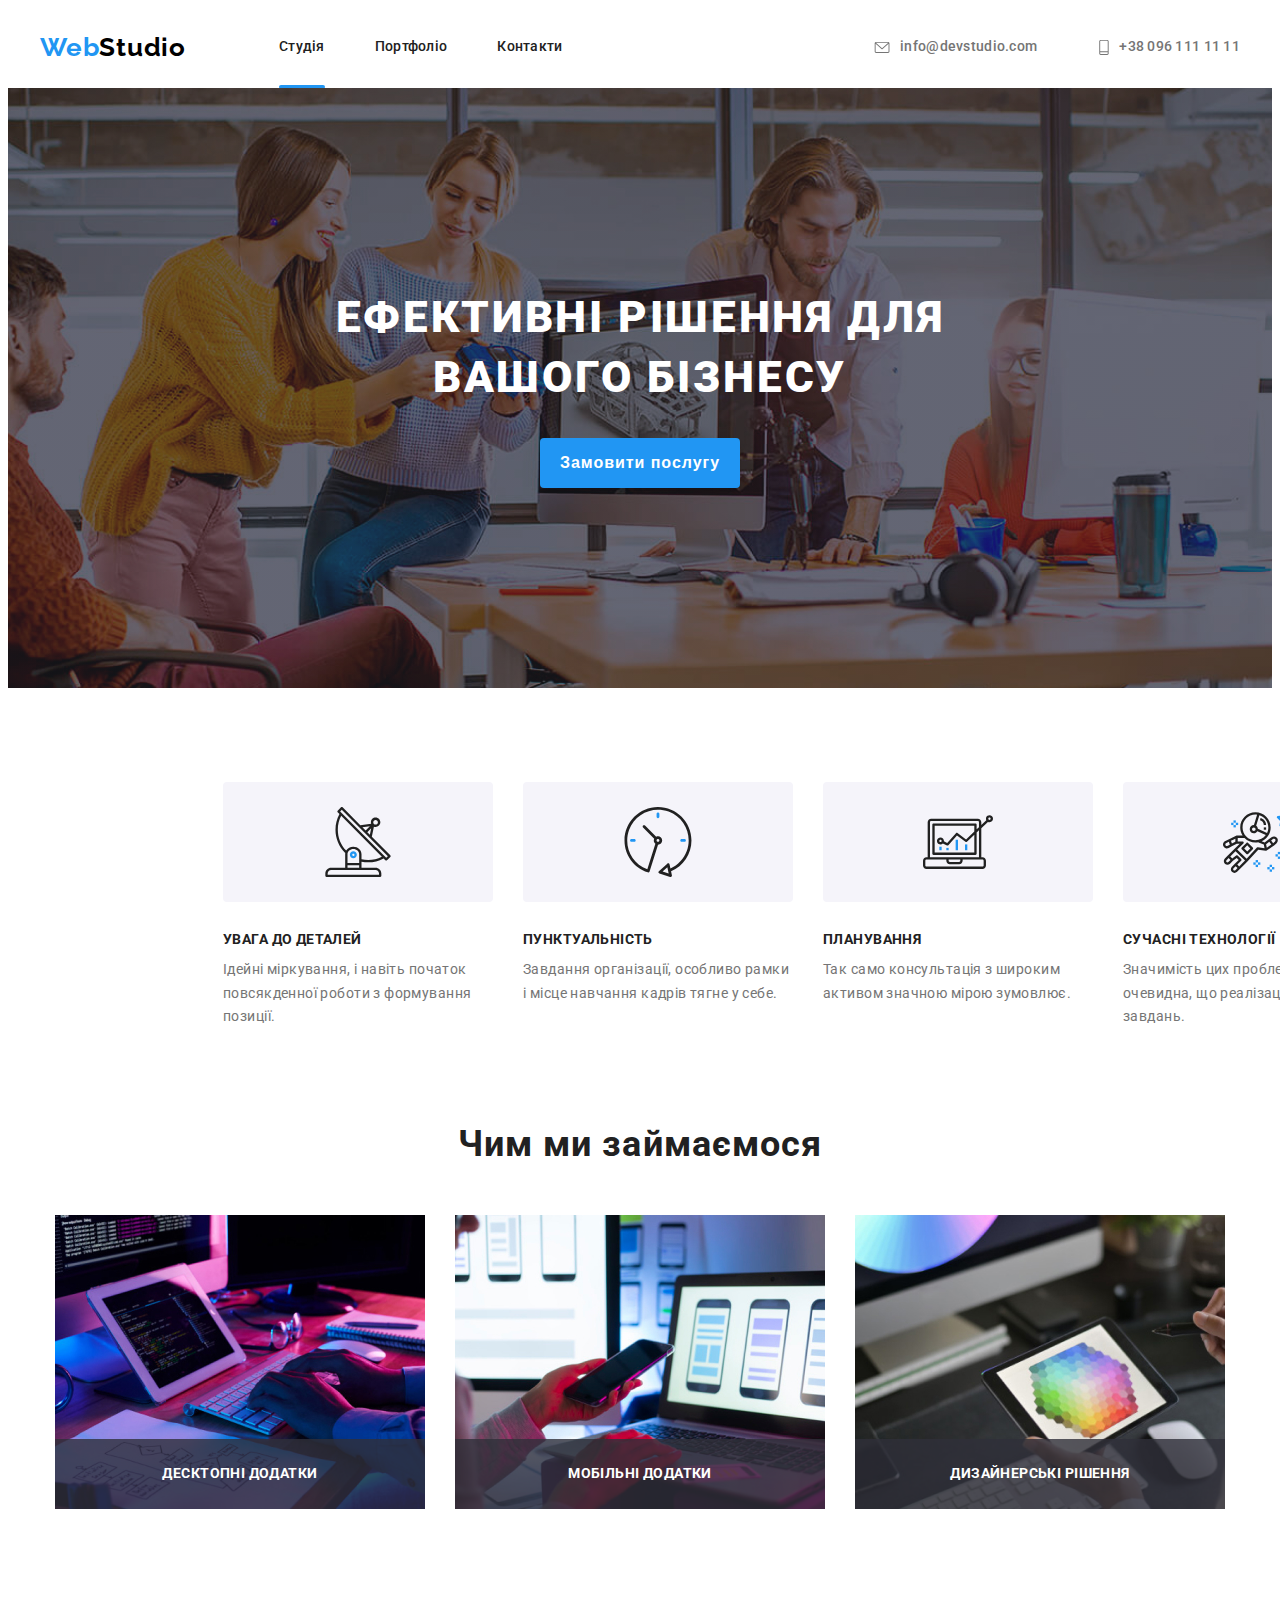
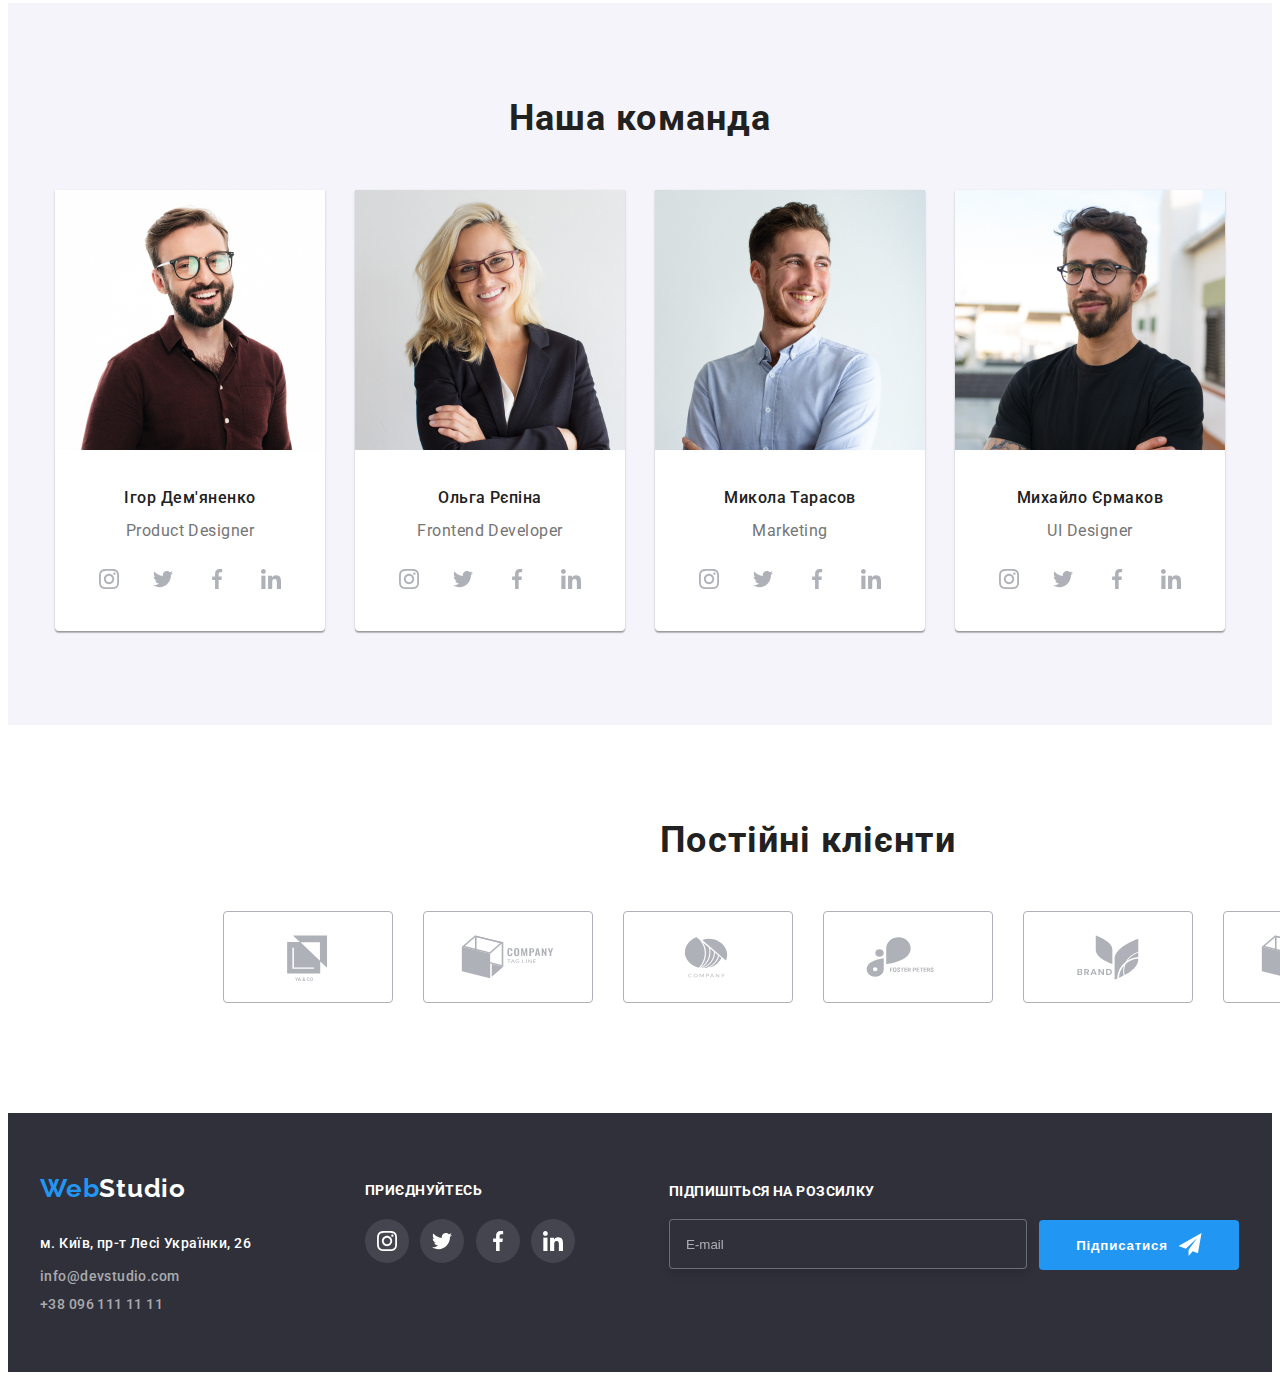
<file: index.html>
<!DOCTYPE html>
<html lang="uk">
  <head>
    <meta charset="UTF-8"/>
    <meta http-equiv="X-UA-Compatible" content="IE=edge">
    <meta name="viewport" content="width=device-width, initial-scale=1.0">
    <title>goit-markup-hw-1</title>
    <link rel="stylesheet" href="https://cdnjs.cloudflare.com/ajax/libs/modern-normalize/1.1.0/modern-normalize.min.css" integrity="sha512-wpPYUAdjBVSE4KJnH1VR1HeZfpl1ub8YT/NKx4PuQ5NmX2tKuGu6U/JRp5y+Y8XG2tV+wKQpNHVUX03MfMFn9Q==" crossorigin="anonymous" referrerpolicy="no-referrer" />
    <link rel="preconnect" href="https://fonts.googleapis.com">
    <link rel="preconnect" href="https://fonts.gstatic.com" crossorigin>
    <link href="https://fonts.googleapis.com/css2?family=Raleway:wght@700&family=Roboto:ital,wght@0,400;0,500;0,700;0,900;1,900&display=swap" rel="stylesheet">
    <link rel="stylesheet" href="./css/styles.css">
    
</head>
<!--header-->
<body>

<header>
  <div class="header">
    <a class="logo" href=""><span class="logo-blue-footer">Web</span>Studio</a>
    </nav>

       <ul id="nav-header" class="navigation-header">
       <li><a class="nav-header studio" href="">Студія</a></li>
       <li><a class="nav-header" target="_self" href="./portfolio.html">Портфоліо</a></li>
       <li><a class="nav-header contacts" href="">Контакти</a></li>
      </ul>
    </nav>

   <div class="container-contact-header">
   <a class="contact-header" href="mailto:info@devstudio.com">
    <svg class="contact-icon" width="16" height="12">
     <use href="./images/symbol-defs.svg#icon-envelope">
     </use>
    </svg>info@devstudio.com</a>

   <a class="contact-header" href="tel:+380961111111">
    <svg class="contact-icon" width="10" height="16">
    <use href="./images/symbol-defs.svg#icon-telephone">
    </use>
   </svg>+38 096 111 11 11</a>
   
   </div>
 
  </div>
</header>

<!--Main of index-->
<main>
  <section class="hero-container">
  <div class="hero">
    <h1 class="moto">
        Ефективні рішення для вашого бізнесу
    </h1>
    <div class="container-command-service-btn">
      <button class="command-service-btn"  type="button" data-modal-open>Замовити послугу</button>
    </div>
  </div>
    </section>

    
<!--Characteristics-->

<section class="section">
  <div class="list-quality-container">
    <h2 style="display: none;">Characteristics</h2>
     <ul class="list-bullets-none list-quality-flex">
      <li class="quality-item">
        <div class="quality-icon-space">
          <div class="quality-icon">
          <svg width="70" height="70" >
            <use  href="./images/symbol-defs.svg#icon-antenna"></use>
          </svg>
          </div>
        </div>
        <h3 class="quality-title">УВАГА ДО ДЕТАЛЕЙ</h3>
        <p class="quality-definition">Ідейні міркування, і навіть початок повсякденної роботи з формування позиції.</p>
      </li>
      <li class="quality-item">
        <div class="quality-icon-space">
          <svg width="70" height="70" class="quality-icon">
            <use  href="./images/symbol-defs.svg#icon-clock">
            </use>
          </svg>
        </div>
        <h3 class="quality-title">ПУНКТУАЛЬНІСТЬ</h3>
        <p class="quality-definition">Завдання організації, особливо рамки і місце навчання кадрів тягне у себе.</p>
      </li>
      <li class="quality-item">
        <div class="quality-icon-space">
          <svg width="70" height="70" class="quality-icon">
            <use  href="./images/symbol-defs.svg#icon-diagram">
            </use>
          </svg>
        </div>
        <h3 class="quality-title">ПЛАНУВАННЯ</h3>
        <p class="quality-definition">Так само консультація з широким активом значною мірою зумовлює.</p>
      </li>
      <li class="quality-item antenna-last">
        <div class="quality-icon-space">
          <svg width="70" height="70" class="quality-icon">
            <use  href="./images/symbol-defs.svg#icon-astronaut">
            </use>
          </svg>
        </div>
        <h3 class="quality-title">СУЧАСНІ ТЕХНОЛОГІЇ</h3>
        <p class="quality-definition">Значимість цих проблем настільки очевидна, що реалізація планових завдань.</p>
    </li>
     </ul>
  </div>
 </section>

<!--Occupation-->


  <section class="section-occupation">
    <div class="list-quality-container">
    <h2 class="headings">Чим ми займаємося</h2>
       <ul class="list-bullets-none img-activity" >

       <li class="occupation-item-container">
        <img src="./images/img-1.jpg" alt="людина друкує на клавіатурі" width="370"/>
        <div class="service-label">
          <h3 class="occupation-name">Десктопні додатки</h3>
        </div>
       </li>

       <li class="occupation-item-container">
        <img src="./images/img-2.jpg" alt="людина тримає телефон і дивиться на телефони на ком'ютері" width="370"/>
        <div class="service-label">
          <h3 class="occupation-name">Мобільні додатки</h3>
      </li>

       <li class="occupation-item-container"><img src="./images/img-3.jpg" alt="людина працює стілусом на планшетці" width="370"/>
        <div class="service-label">
        <h3 class="occupation-name">Дизайнерські рішення</h3>
      </li>


     </ul>
    </div>
  </section>

<!--Team-->

  <section class="list-container-team" >
    <div class="list-quality-container">
      <h2 class="headings">Наша команда</h2>

        <ul class="list-bullets-none team-items-container">
        <li class="team-item"><img src="./images/img-4.jpg" alt="фото Ігора Дем'яненка" width="270"/>
          <div class="team-card"><h3 class="team-name">Ігор Дем'яненко</h3><p class="team-function">Product Designer</p>
        
    
          <ul class="social-list list-bullets-none">
            <li class="social-item">
             <a class="icon-space" href="#">
              <svg class="icon" width="20" height="20">
               <use href="./images/symbol-defs.svg#icon-instagram-2">
               </use>
              </svg>
             </a>
            </li>
            <li class="social-item" >
              <a class="icon-space" href="#">
               <svg class="icon" width="20" height="20">
                <use href="./images/symbol-defs.svg#icon-twitter">
                </use>
               </svg>
              </a>
             </li>
             <li class="social-item">
              <a class="icon-space" href="#">
               <svg class="icon" width="20" height="20">
                <use href="./images/symbol-defs.svg#icon-facebook">
                </use>
               </svg>
              </a>
             </li>
             <li class="social-item" >
              <a class="icon-space" href="#">
                <svg class="icon" width="20" height="20">
                <use href="./images/symbol-defs.svg#icon-linkedin-1">
                </use>
              </svg>
              </a>
             </li>
          </ul>
      

          </div>
        </li>
        <li class="team-item"><img src="./images/img-5.jpg" alt="фото Ольги Рєпіної" width="270"/>
          <div class="team-card"><h3 class="team-name">Ольга Рєпіна</h3> <p class="team-function">Frontend Developer</p>
            <div class="media-space">
              <ul class="social-list list-bullets-none">

                <li class="social-item">
                 <a class="icon-space" href="#">
                  <svg class="icon" width="20" height="20">
                   <use href="./images/symbol-defs.svg#icon-instagram-2">
                   </use>
                  </svg>
                 </a>
                </li>
                
                 <li class="social-item" >
                  <a class="icon-space" href="#">
                   <svg class="icon" width="20" height="20">
                    <use href="./images/symbol-defs.svg#icon-twitter">
                    </use>
                   </svg>
                  </a>
                 </li>
                 <li class="social-item">
                  <a class="icon-space" href="#">
                   <svg class="icon" width="20" height="20">
                    <use href="./images/symbol-defs.svg#icon-facebook">
                    </use>
                   </svg>
                  </a>
                 </li>
                 <li class="social-item" >
                  <a class="icon-space" href="#">
                    <svg class="icon" width="20" height="20">
                    <use href="./images/symbol-defs.svg#icon-linkedin-1">
                    </use>
                  </svg>
                  </a>
                 </li>
              </ul>
              
            </div>
          </div>
        </li>
        <li class="team-item"><img src="./images/img-6.jpg" alt="фото Миколи Тарасова" width="270"/>
          <div class="team-card"><h3 class="team-name">Микола Тарасов</h3> <p class="team-function">Marketing</p>
            <div class="antenna">
              <ul class="social-list list-bullets-none">

                <li class="social-item">
                 <a class="icon-space" href="#">
                  <svg class="icon" width="20" height="20">
                   <use href="./images/symbol-defs.svg#icon-instagram-2">
                   </use>
                  </svg>
                 </a>
                </li>
                
                 <li class="social-item" >
                  <a class="icon-space" href="#">
                   <svg class="icon" width="20" height="20">
                    <use href="./images/symbol-defs.svg#icon-twitter">
                    </use>
                   </svg>
                  </a>
                 </li>
                 <li class="social-item">
                  <a class="icon-space" href="#">
                   <svg class="icon" width="20" height="20">
                    <use href="./images/symbol-defs.svg#icon-facebook">
                    </use>
                   </svg>
                  </a>
                 </li>
                 <li class="social-item" >
                  <a class="icon-space" href="#">
                    <svg class="icon" width="20" height="20">
                    <use href="./images/symbol-defs.svg#icon-linkedin-1">
                    </use>
                  </svg>
                  </a>
                 </li>
              </ul>
              
            </div>
          </div>
        </li>
        <li class="team-item"><img src="./images/img-7.jpg" alt="Михайла Єрмакова" width="270"/>
          <div class="team-card"><h3 class="team-name">Михайло Єрмаков</h3> <p class="team-function">UI Designer</p>
            <div class="media-space">
              <ul class="social-list list-bullets-none">

                <li class="social-item">
                 <a class="icon-space" href="#">
                  <svg class="icon" width="20" height="20">
                   <use href="./images/symbol-defs.svg#icon-instagram-2">
                   </use>
                  </svg>
                 </a>
                </li>
                
                 <li class="social-item" >
                  <a class="icon-space" href="#">
                   <svg class="icon" width="20" height="20">
                    <use href="./images/symbol-defs.svg#icon-twitter">
                    </use>
                   </svg>
                  </a>
                 </li>
                 <li class="social-item">
                  <a class="icon-space" href="#">
                   <svg class="icon" width="20" height="20">
                    <use href="./images/symbol-defs.svg#icon-facebook">
                    </use>
                   </svg>
                  </a>
                 </li>
                 <li class="social-item" >
                  <a class="icon-space" href="#">
                    <svg class="icon" width="20" height="20">
                    <use href="./images/symbol-defs.svg#icon-linkedin-1">
                    </use>
                  </svg>
                  </a>
                 </li>
              </ul>
              
            </div>
          </div>
      </li>
    </div> 
    </ul> 
  </section>

  <!-- Our clients-->

  <section class="section">
    <div class="list-quality-container">
      <h2 class="headings">Постійні клієнти</h2>
      <ul class="list-bullets-none clients-logo-list">

        <li class="clients-logo-block">
         <a class="clients-logo-space" href="#">
          <svg class="clients-logo" width="106" height="60">
            <use href="./images/symbol-defs.svg#icon-Logo-YaCo">
            </use>
          </svg>
        </a>
        </li>
        <li class="clients-logo-block">
          <a class="clients-logo-space" href="#">
            <svg class="clients-logo" width="106" height="60">
              <use href="./images/symbol-defs.svg#icon-Logo-TagLine">
              </use>
            </svg>
          </a>
        </li>
        <li class="clients-logo-block">
          <a class="clients-logo-space" href="#">
            <svg class="clients-logo" width="106" height="60">
              <use href="./images/symbol-defs.svg#icon-Logo-Company">
              </use>
            </svg>
          </a>
        </li>
        <li class="clients-logo-block">
          <a class="clients-logo-space" href="#">
            <svg class="clients-logo" width="106" height="60">
              <use href="./images/symbol-defs.svg#icon-Logo-FosterPeters">
              </use>
            </svg>
          </a>
        </li>
        <li class="clients-logo-block">
          <a class="clients-logo-space" href="#">
            <svg class="clients-logo" width="106" height="60">
              <use href="./images/symbol-defs.svg#icon-Logo-Brand">
              </use>
            </svg>
          </a>
        </li>
        <li class="clients-logo-block">
          <a class="clients-logo-space" href="#">
            <svg class="clients-logo" width="106" height="60">
              <use href="./images/symbol-defs.svg#icon-Logo-TagLine">
              </use>
            </svg>
          </a>
        </li>
      </ul>

    </div>
  </section>

</main>  
<!--footer-->
<footer>
  
  <div class="footer-container">
    <div class="footer-company-contacts">
    <a class="logo-bottom" href=""><span class="logo-blue-footer">Web</span>Studio</a>
       <address class="continer-contacts-bottom">
         <p class="address-footer">м. Київ, пр-т Лесі Українки, 26</p>
         <a class="contacts-footer" href="mailto:info@devstudio.com">info@devstudio.com</a>
         <a class="contacts-footer telephone" href="tel:+380961111111">+38 096 111 11 11</a>
       </address>
    </div>   
      <div class="footer-links">
      <h3 class="call-to-action">приєднуйтесь</h3>
      <ul class="social-list list-bullets-none">
      
        <li class="social-item">
          <a class="icon-space-footer" href="#">
            <svg class="icon" width="20" height="20">
              <use href="./images/symbol-defs.svg#icon-instagram-2">
              </use>
            </svg>
          </a>
        </li>
        
        <li class="social-item">
          <a class="icon-space-footer" href="#">
            <svg class="icon" width="20" height="20">
              <use href="./images/symbol-defs.svg#icon-twitter">
              </use>
            </svg>
          </a>
        </li><li class="social-item">
          <a class="icon-space-footer" href="#">
            <svg class="icon" width="20" height="20">
              <use href="./images/symbol-defs.svg#icon-facebook">
              </use>
            </svg>
          </a>
        </li>
        
        <li class="social-item">
          <a class="icon-space-footer" href="#">
            <svg class="icon" width="20" height="20">
              <use href="./images/symbol-defs.svg#icon-linkedin-1">
              </use>
            </svg>
          </a>
        </li>
      </ul>
    </div>
    <form class="email-subscription-form">
      <label for="email-subscription">Підпишіться на розсилку</label>
        <input class="email-subscription-text" type="email" id="email-subscription" name="email" placeholder="E-mail"/>
    </form>     
        <button class="submit-button" type="submit">Підписатися
          <svg class="icon-send" width="24" height="24">
           <use href="./images/symbol-defs.svg#icon-icon-send">
           </use>
         </svg></button>
    </div>

    
    
    
</footer>

<!--Modal-->
<div class="backdrop is-hidden" data-modal>
  <div class="modal">
    <button class="close-icon-space" type="button" data-modal-close>
      <svg class="close-icon" width="11" height="11">
        <use href="./images/symbol-defs.svg#icon-close-icon">
        </use>
      </svg>
    </button>

    <form class="modal-form">
    <p class="modal-form-title">Залиште свої дані, ми вам передзвонимо</p>

    <div class="form-field">
      <label class="user-label" for="user-name">Ім'я</label>
      <input class="user-input user-input-text" type="text" name="user-name" id="user-name" placeholder=" ">
        <span><svg class="icon-modal" width="18" height="18"><use href="./images/symbol-defs.svg#icon-person-black">
        </use>
      </svg>
    </span>
    </div>

    <div class="form-field">
      <label for="user-tel">Телефон</label>
      <input class="user-input user-input-text" type="tel" name="user-tel" id="user-tel" placeholder=" ">
      <span ><svg class="icon-modal" width="18" height="18">
          <use href="./images/symbol-defs.svg#icon-phone-black">
          </use>
        </svg>
      </span>
    </div>

  
    <div class="form-field">
      <label for="user-email">Пошта</label>
      <input class="user-input user-input-text" type="email" name="user-email" id="user-email" placeholder=" ">
      <span ><svg class="icon-modal" width="18" height="18">
          <use href="./images/symbol-defs.svg#icon-email-black"></use>
          </svg></span>
        
    </div>

    <div class="form-field">
          <label for="feedback">Коментар</label>
          <textarea id="feedback" name="feedback" rows="4" placeholder="Введіть текст..."></textarea>
    </div>

    
      
    <label class="form-field-checbox" for="email-subscription-agreement">
      <input class="checkbox" type="checkbox" name="email-subscription-agreement" value="email-subscription-agreement" id="email-subscription-agreement" placeholder=" ">
        <svg class="icon-check" width="16" height="15"><use href="./images/symbol-defs.svg#icon-check"></use>
          <p>Погоджуюся з розсилкою та приймаю</p><span>Умови договору</span>
              </svg>
            </label>
    
    

    <button type="submit" class="submit-service-btn">Відправити</button>  
    </form>
    
   </div>
    
  </div>



<script src="./js/modal.js"></script>
</body>
</html>
</file>
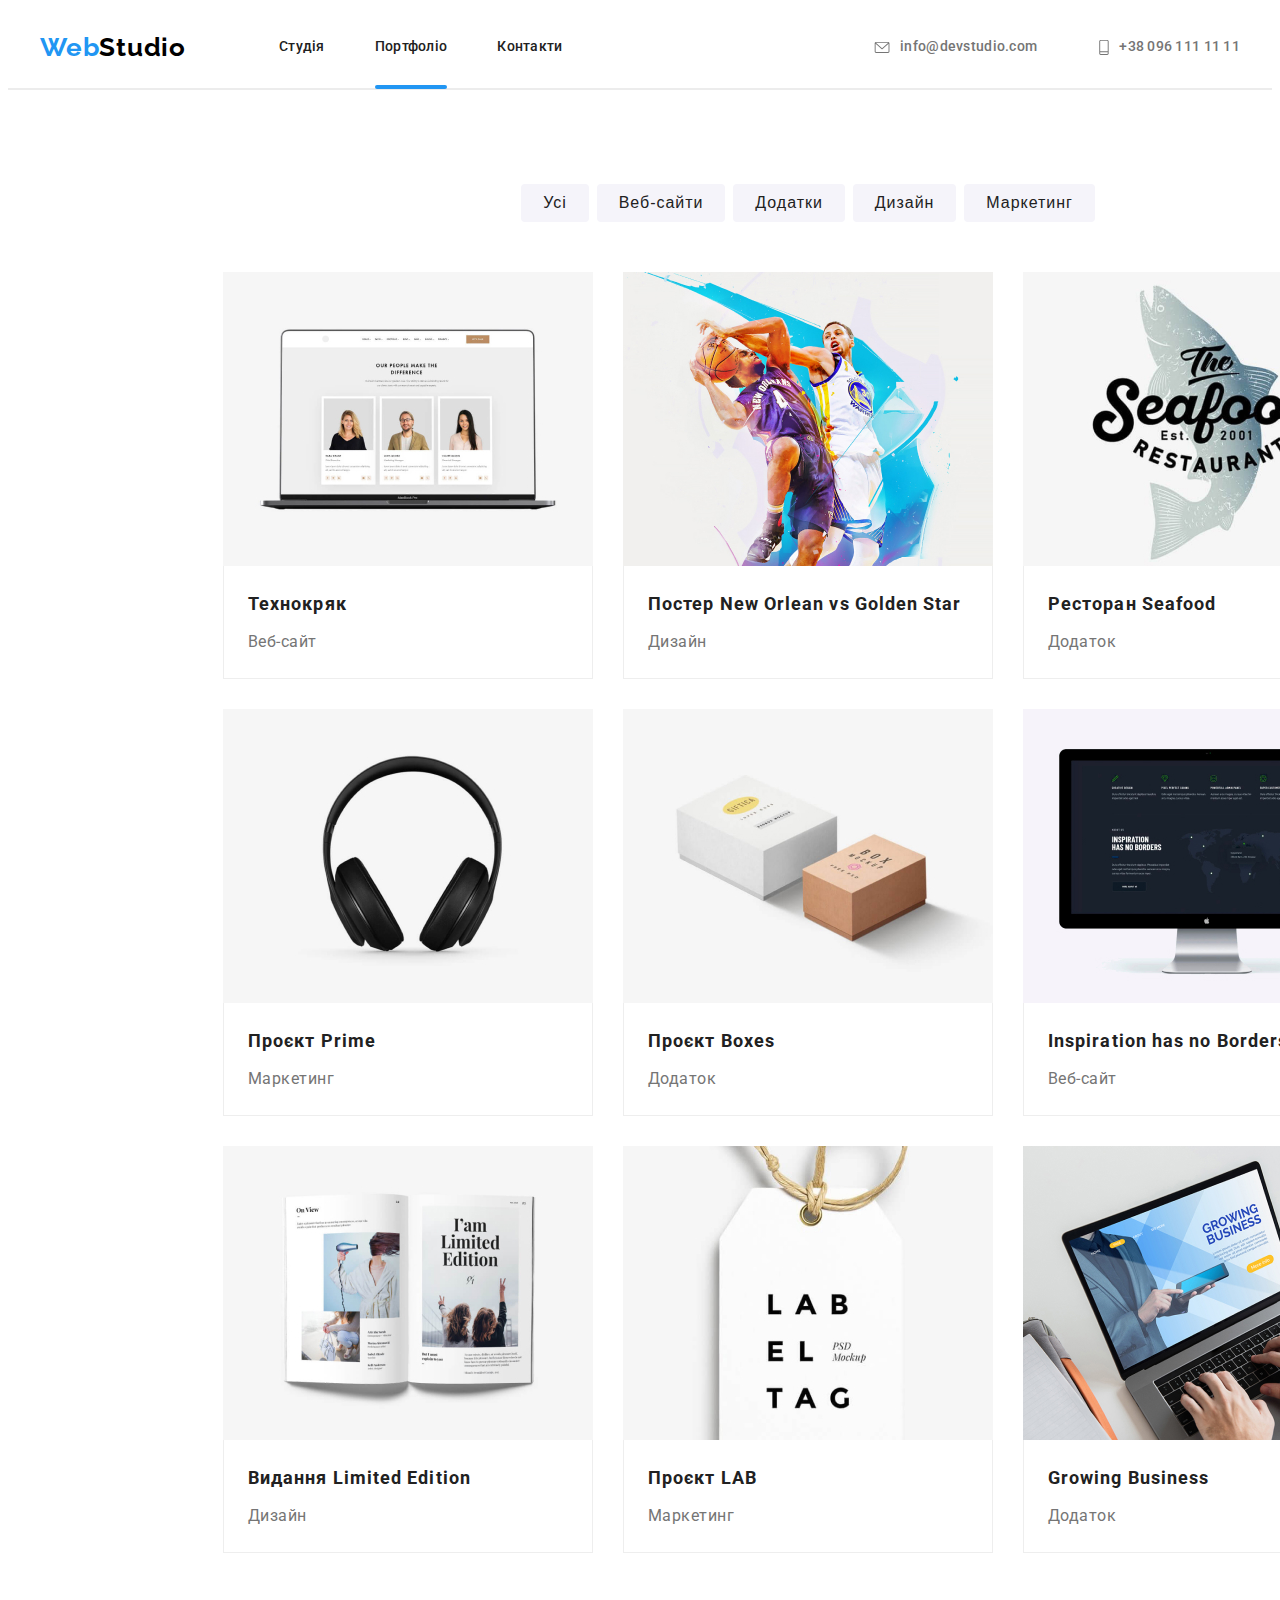
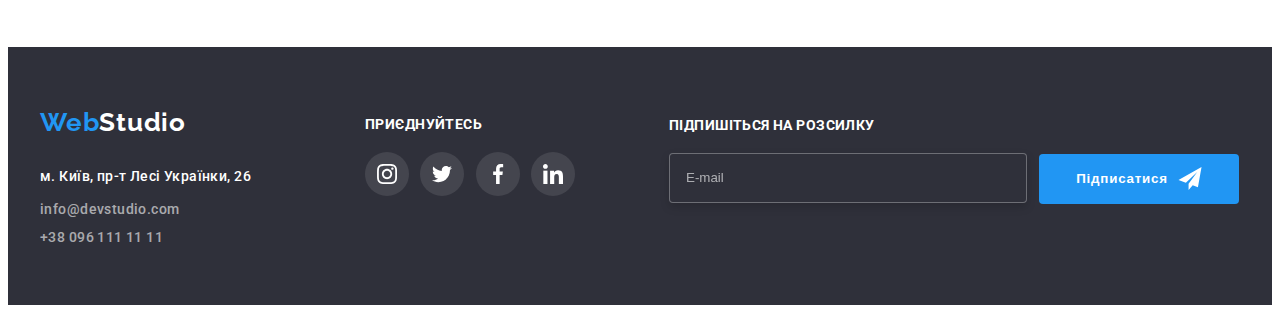
<file: portfolio.html>
<!DOCTYPE html>
<html lang="uk">
<head>
    <meta charset="UTF-8">
    <meta http-equiv="X-UA-Compatible" content="IE=edge">
    <meta name="viewport" content="width=device-width, initial-scale=1.0">
    <title>Портфоліо</title>
    <link rel="stylesheet" href="https://cdnjs.cloudflare.com/ajax/libs/modern-normalize/1.1.0/modern-normalize.min.css" integrity="sha512-wpPYUAdjBVSE4KJnH1VR1HeZfpl1ub8YT/NKx4PuQ5NmX2tKuGu6U/JRp5y+Y8XG2tV+wKQpNHVUX03MfMFn9Q==" crossorigin="anonymous" referrerpolicy="no-referrer" />
    <link rel="preconnect" href="https://fonts.googleapis.com">
    <link rel="preconnect" href="https://fonts.gstatic.com">
    <link href="https://fonts.googleapis.com/css2?family=Raleway:wght@700&family=Roboto:wght@400;500;700&display=swap" rel="stylesheet">
    <link rel="stylesheet" href="./css/styles.css">
    
</head>
<!--header-->
<body>

  <header>
    <div class="header">
      <a class="logo" href=""><span class="logo-blue-footer">Web</span>Studio</a>
      </nav>
        
      <ul id="nav-header" class="navigation-header">
        <li><a class="nav-header" target="_self" href="./index.html" href="">Студія</a></li>
        <li><a class="nav-header portfolio" >Портфоліо</a></li>
        <li><a class="nav-header" href="">Контакти</a></li>
      </ul>
      </nav>

      <div class="container-contact-header">   
        <a class="contact-header" href="mailto:info@devstudio.com">
          <svg class="contact-icon" width="16" height="12">
            <use href="./images/symbol-defs.svg#icon-envelope">
            </use>
          </svg>info@devstudio.com</a>
      
        <a class="contact-header" href="tel:+380961111111">
          <svg class="contact-icon" width="10" height="16">
            <use href="./images/symbol-defs.svg#icon-telephone">
            </use>
          </svg>+38 096 111 11 11</a>
      
      </div>
    </div>
  </header>
 <!--main Портфоліо-->

<main>
  <div class="header-line"></div>
  <section class="section">

    <div class="list-quality-container">
        <h2 style='display: none;'>кнопки меню</h2>
        <ul  class="container-btn-menu">
          <li><button class="btn-menu" type="button">Усі</button></li>
          <li><button class="btn-menu" type="button">Веб-сайти</button></li>
          <li><button class="btn-menu" type="button">Додатки</button></li>
          <li><button class="btn-menu" type="button">Дизайн</button></li>
          <li><button class="btn-menu" type="button">Маркетинг</button></li>
        </ul>
      <div class="portfolio-img-content">
        <h2 class="portfolio" style="display: none;">Portfolio</h2>
          <ul class="portfolio-list">

        <div class="portfolio-card">
          <li class="container-item-portfolio">
            <div class="portfolio-image">
            <img class="our team" src="./images/img-8.jpg" alt="Наш персонал" width="370">
            <div class="portfolio-overlay">
              <p>Ресурс пропонує комплексні пропозиції з різним рівнем функціоналу та сервісів. Все це дозволить відвідувачу отримати
              вичерпні відомості про компанію чи приватну особу.</p>

            
            
            </div>
            </div>
            <div class="general-portfolio">
            <h3 class="title-portfolio">Технокряк</h3>
            <h4 class="subtitle-portfolio">Веб-сайт</h4>
            </div>
          </li>
        </div>

        <div class="portfolio-card">
          <li class="container-item-portfolio">
            <img src="./images/img-9.jpg" alt="плакат Нью-Орлеан проти Голден Стар" width="370">
            <div class="general-portfolio">
            <h3 class="title-portfolio">Постер New Orlean vs Golden Star</h3>
            <h4 class="subtitle-portfolio">Дизайн</h4>
           </div>
          </li>
        </div>

          <div class="portfolio-card">
          <li class="container-item-portfolio">
            <img src="./images/img-10.jpg" alt="Ресторан Сіфуд" width="370">
            <div class="general-portfolio">
            <h3 class="title-portfolio">Ресторан Seafood</h3>
            <h4 class="subtitle-portfolio">Додаток</h4>
            </div>
          </li></div>
          <div class="portfolio-card">
          <li class="container-item-portfolio">
            <img src="./images/img-11.jpg" alt="" width="370">
            <div class="general-portfolio">
            <h3 class="title-portfolio">Проєкт Prime</h3>
            <h4 class="subtitle-portfolio">Маркетинг</h4>
            </div>
          </li></div>
          <div class="portfolio-card">
          <li class="container-item-portfolio">
            <img src="./images/img-12.jpg" alt="Проєкт Боксис" width="370">
            <div class="general-portfolio">
            <h3 class="title-portfolio">Проєкт Boxes</h3>
            <h4 class="subtitle-portfolio">Додаток</h4>
            </div>
          </li></div>
          <div class="portfolio-card">
          <li class="container-item-portfolio">
            <img src="./images/img-13.jpg" alt="Сайт Натхнення без меж" width="370">
            <div class="general-portfolio">
            <h3 class="title-portfolio">Inspiration has no Borders</h3>
            <h4 class="subtitle-portfolio">Веб-сайт</h4>
            </div>
          </li></div>
          <div class="portfolio-card">
          <li class="container-item-portfolio">
            <img src="./images/img-14.jpg" alt="Видання Лімітид Едішн" width="370">
            <div class="general-portfolio">
            <h3 class="title-portfolio">Видання Limited Edition</h3>
            <h4 class="subtitle-portfolio">Дизайн</h4>
            </div>
          </li></div>
          <div class="portfolio-card">
          <li class="container-item-portfolio">
            <img src="./images/img-15.jpg" alt="Проєкт Леб" width="370">
            <div class="general-portfolio">
            <h3 class="title-portfolio">Проєкт LAB</h3>
            <h4 class="subtitle-portfolio">Маркетинг</h4>
            </div>
          </li></div>
          <div class="portfolio-card">
          <li class="container-item-portfolio">
            <img src="./images/img-16.jpg" alt="Зростаючий бізнес" width="370">
            <div class="general-portfolio">
            <h3 class="title-portfolio">Growing Business</h3>
            <h4 class="subtitle-portfolio">Додаток</h4>
            </li></div>
          </ul>
      </div>
   </div>
  </section>
</main>


<!--footer-->
<footer>

  <div class="footer-container">
    <div class="footer-company-contacts">
      <a class="logo-bottom" href=""><span class="logo-blue-footer">Web</span>Studio</a>
      <address class="continer-contacts-bottom">
        <p class="address-footer">м. Київ, пр-т Лесі Українки, 26</p>
        <a class="contacts-footer" href="mailto:info@devstudio.com">info@devstudio.com</a>
        <a class="contacts-footer telephone" href="tel:+380961111111">+38 096 111 11 11</a>
      </address>
    </div>
    <div class="footer-links">
      <h3 class="call-to-action">приєднуйтесь</h3>
      <ul class="social-list list-bullets-none">

        <li class="social-item">
          <a class="icon-space-footer" href="#">
            <svg class="icon" width="20" height="20">
              <use href="./images/symbol-defs.svg#icon-instagram-2">
              </use>
            </svg>
          </a>
        </li>

        <li class="social-item">
          <a class="icon-space-footer" href="#">
            <svg class="icon" width="20" height="20">
              <use href="./images/symbol-defs.svg#icon-twitter">
              </use>
            </svg>
          </a>
        </li>
        <li class="social-item">
          <a class="icon-space-footer" href="#">
            <svg class="icon" width="20" height="20">
              <use href="./images/symbol-defs.svg#icon-facebook">
              </use>
            </svg>
          </a>
        </li>

        <li class="social-item">
          <a class="icon-space-footer" href="#">
            <svg class="icon" width="20" height="20">
              <use href="./images/symbol-defs.svg#icon-linkedin-1">
              </use>
            </svg>
          </a>
        </li>
      </ul>
    </div>
    <form class="email-subscription-form">
      <label for="email-subscription">Підпишіться на розсилку</label>
      <input type="email" id="email-subscription" name="email" placeholder="E-mail" />
    </form>
    <button class="submit-button" type="submit">Підписатися
      <svg class="icon-send" width="24" height="24">
        <use href="./images/symbol-defs.svg#icon-icon-send">
        </use>
      </svg></button>
  </div>


</footer>
</body>
</html>
</file>
<file: css/styles.css>
:root {
    --color-bckgr-primary:#F5F5F5;
    --color-bckgr-secondary: #FFFFFF; 
    --color-bckgr-footer:#2F303A;
    --color-bckgr-invert: #1B80BF;
    --color-invert: #FFFFFF;

    --color-text-primary:#212121;
    --color-text-action: #2196F3;
    --color-background-action: #FFFFFF;
   
    --color-heading-title: #212121;;
    --color-heading-subtitle:#757575;

    --color-button: #F5F4FA;
    --color-button-hover: #2196F3;
}

html {
    box-sizing: border-box;
}

*,
*::before,
*::after {
    box-sizing: inherit;

}

body {
    font-family: Roboto, Sans-Serif;
    font-style: normal;
   

}

::selection {
    color: var(--color-invert);
    background-color: var(--color-bckgr-invert);

}

/* common header */

.header-line {
    margin: 0;
    border: 1px solid #ECECEC;
    
}
      
.header > a {
    
    text-decoration: none;
    font-family: 'Raleway';
    font-style: normal;
    font-weight: 700;
    font-size: 26px;
    line-height: 1.19;
    letter-spacing: 0.03em;
    color: black ;
    
}

.logo {
    min-width: 145px;
    margin-left: 0px;
    

}

.logo-blue-header {
    color: var (--color-button-hover);
}

.navigation-header {

    min-width: 45px;
    margin-top: 0;
    margin-bottom: 0;
    margin-left: 93px;
    margin-right: auto;
    padding-left: 0px;
    display: flex;
    gap: 50px;
       
    list-style-type: none;
    
}

.header {
    width: 1200px;
    margin:auto;
    padding-top: 24px;
    padding-bottom: 25px;
    background-color: var(--color-bckgr-secondary);

    display: flex;
    align-items: center;  
    
    
}


.nav-header {

    position: relative;

    display: block;
    height: 16px;
    margin-left: 0px;
    margin-top: 0px;
    margin-bottom: 0px;
    font-weight: 500;
    font-size: 14px;
    line-height: 1.14;
    letter-spacing: 0.02em;
    color: var(--color-text-primary);
    text-decoration: none;

    transition-property: background-color;
    transition-duration: 250ms;
    transition-timing-function: cubic-bezier(0.4, 0, 0.2, 1);
    transition-delay: 0;

    
   
}

.studio::after {

    position: absolute;
    
    content: '';
    top:46px;
    right:0;
    
    width:100%;
    height:4px;
    
    background: #2196F3;
    border-radius: 2px;

}

.portfolio::after {

    position: absolute;

    content: '';
    top: 46px;
    right: 0;

    width: 100%;
    height: 4px;

    background: #2196F3;
    border-radius: 2px;

}

.nav-header:hover,
.nav-header:focus {
    color: var(--color-text-action);
}


.contact-header {
    text-decoration: none;
    display:flex;
    justify-content:space-between;
    align-items: center;
    padding: 6px 22px;
    font-family: Roboto;
    font-weight: 500;
    font-size: 14px;
    line-height: 1.14;
    letter-spacing: 0.02em;

    color: var(--color-heading-subtitle);

    transition-property: background-color;
    transition-duration: 250ms;
    transition-timing-function: cubic-bezier(0.4, 0, 0.2, 1);
    transition-delay: 0;

}

.contact-header:hover,
.contact-header:focus {

    color: var(--color-button-hover);

}

.contact-header:last-child {

padding: 6px 0px;

}


.contact-icon {
margin-right: 10px;
fill: currentColor;

}



.container-contact-header {

    margin: 0;
    padding: 0;

    display: flex;
    gap: 40px;
    justify-content: space-between;
    
}


/*Studio Page*/
 
/*hero section*/


.moto {
    width: 696px;
    margin-top: 0;
    margin-bottom: 30px;
    font-weight: 900;
    font-size: 44px;
    line-height: 1.36;
    letter-spacing: 0.06em;
    text-transform: uppercase;
    text-align: center;
    color: #FFFFFF;
    
   }

   
   .hero {
    max-width: 1600px;
    margin: auto;
    width: 696px;
    
    padding-left: 452px;
    padding-right: 452px;
    padding-top: 200px;
    padding-bottom: 200px;
    display: flex;
    justify-content: center;
    flex-direction: column;
    align-items: center;
}
.hero-container {

    position: relative;

    margin-right: auto;
    margin-left: auto;
    max-width: 1600px;
    height: 600px;
    background-color: var(--color-bckgr-primary) ;
    background-image: linear-gradient(to right, rgba(47, 48, 58, 0.4),
    rgba(47, 48, 58, 0.4)),
    url('../images/img-background.jpg');

    background-repeat: no-repeat;
    background-position: center center;
    background-size: content;
    background-attachment: scroll;
    
}  



.command-service-btn { 
    display: inline-block;
    width: 200px;
    height: 50px;
    background: #2196F3;
    box-shadow: 0px 4px 4px rgba(0, 0, 0, 0.15);
    border-radius: 4px;

    
    font-weight: 700;
    font-size: 16px;
    line-height: 1.6;
    text-align: center;
    letter-spacing: 0.06em;
    color: var(--color-background-action);
    

}

/*Modal window*/

.backdrop {

    position: fixed;
    top:0;
    left:0;
    width:100%;
    height:100%;
    background-color: rgba(0, 0, 0, 0.2);

    transform:opacity (1);
    transition: opacity 250ms cubic-bezier(0.4, 0, 0.2, 1);
}

.modal {
    position: absolute;
    transform: translate(-50%, -50%) scale(1);
    transition: scale 500ms cubic-bezier(0.4, 0, 0.2, 1);
    top: 50%;
    left: 50%;

    width:100%;
    max-width: 528px;
    height: 100%;
    max-height:581px;
   
    background-color: var(--color-bckgr-secondary);
    box-shadow: 0px 1px 3px rgba(0, 0, 0, 0.12), 0px 1px 1px rgba(0, 0, 0, 0.14), 0px 2px 1px rgba(0, 0, 0, 0.2);
    border-radius: 4px;

    display:flex;
    justify-content: end;
    

}


.backdrop.is-hidden .modal {
    transform: translate(-50%, -50%) scale(0,7);
   

}

.backdrop.is-hidden {

    opacity: 0;
    pointer-events: none;
 
    
}

.close-icon { 


    display: inline-block;
    fill: #000000;
    width:11px;
    height:11px;


    transition-duration: 0.3s;
    transition-timing-function: cubic-bezier(0.2, 0, 0.2, 1);
    transition-delay: 0s;
    transition-property: fill;

}

.close-icon-space:hover .close-icon,
.close-icon:focus .close-icon{

fill:var(--color-button-hover);
   
}


.close-icon-space {

    margin: 8px;
    position: absolute;
    
    display: flex;
    align-items: center;
    justify-content: center;

    width: 30px;
    height: 30px;
    
    background-color: var(--color-bckgr-secondary);
    border: 1px solid rgba(0, 0, 0, 0.1);
    border-radius: 50%;

   
    transition: opacity 250ms cubic-bezier(0.4, 0, 0.2, 1);
    
}



.close-icon-space:hover,
.close-icon-space:focus {

    box-shadow: none;
    border-radius: 50%;
    background-color: #FFFFFF;
    border: 1px solid rgba(0, 0, 0, 0.1);
    
   
    
    
}

.modal-form {
    width: 100%;
    padding: 40px;

}

.form-field {
    
    position: relative;
    display: flex;
    flex-direction: column;
    margin-top: 10px;
    margin-bottom: 4px;
    
}

.form-field label {

    margin-bottom: 4px;
    font-weight: 400;
    font-size: 12px;
    line-height: 1.16;
    letter-spacing: 0.01em;
    
    color: #757575;
} 


.user-input {

    width: 100%;
    
    height: 40px;
    margin-right: 0px;
    
    padding: 13px;

    border: 1px solid rgba(33, 33, 33, 0.2);
    border-radius: 4px;
    cursor: pointer;

   
    transition-duration: 0.3s;
    transition-timing-function: cubic-bezier(0.2, 0, 0.2, 1);
    transition-delay: 0s;
    transition-property: border-color, fill;

}

.user-input-text {
    padding-left: 30px;
}

.user-input:placeholder-shown,
.form-field textarea:placeholder-shown {
    border-color: rgba(33, 33, 33, 0.2);
}

.user-input:not(:placeholder-shown),
.form-field textarea:not(:placeholder-shown) {
    border-color: #2196f3;
}

.user-input:hover,
.user-input:focus {
   border: 1px solid var(--color-text-action);

}

.icon-modal:hover,
.icon-modal:focus
{
    fill: var(--color-text-action);

}

.form-field textarea {

    height: 120px;
    resize: none;
    margin-top: 0;
    margin:0;
    padding: 12px 16px;
    border: 1px solid rgba(33, 33, 33, 0.2);
    border-radius: 4px;
  
    
    transition-duration: 0.3s;
    transition-timing-function: cubic-bezier(0.2, 0, 0.2, 1);
    transition-delay: 0s;
    transition-property: border-color;

}
.form-field textarea:hover,
.form-field textarea:focus {
    border-color: var(--color-text-action);
   
}



.form-field textarea::placeholder {
    font-weight: 400;
    font-size: 12px;
    line-height: 1.16;
    letter-spacing: 0.01em;
    
    color: rgba(117, 117, 117, 0.5);
}

.form-field-checbox {


    display: flex;
    justify-content: center;
    align-items:center;
    
    
    margin-top: 20px;
    margin-bottom: 30px;
   

}

.form-field-checbox p {

    display: inline-block;
    margin-bottom:0;
    margin-top:0 ;
    font-weight: 400;
    font-size: 14px;
    line-height: 1.7;
    letter-spacing: 0.03em;

    color: #757575;
    padding-left: 7px;
    padding-right: 2px;
}



.form-field-checbox span {
    font-weight: 400;
    font-size: 14px;
    line-height: 1.7;
    letter-spacing: 0.03em;

    color:#2196F3 ;
    text-decoration:underline 1px;
}

.checkbox {
    appearance: none;
}

.submit-service-btn {
   display: flex;
   align-items: center;
   justify-content: center;
   margin-left: auto;
   margin-right: auto;
   
   
    width: 200px;
    height: 50px;
    background: #2196F3;
    box-shadow: 0px 4px 4px rgba(0, 0, 0, 0.15);
    border-radius: 4px;


    font-weight: 700;
    font-size: 16px;
    line-height: 1.6;
    text-align: center;
    letter-spacing: 0.06em;
    color: var(--color-background-action);


}

.modal-form-title {
    
    margin:0;
    margin-bottom: 12px;

    font-weight: 700;
    font-size: 20px;
    line-height: 23px;
    text-align: center;
    letter-spacing: 0.03em;
    
    color: #212121;
}

.icon-modal {

    fill: #212121;
    position:absolute;
    top:50%;
    left: 12px;
    
    display: inline-block;
    cursor: pointer;

    transition: transform 0.3s cubic-bezier(0.2, 0, 0.2, 1);
    transition-duration: 0.3s;
    transition-timing-function: cubic-bezier(0.2, 0, 0.2, 1);
    transition-delay: 0s;
    transition-property: fill;
}


.icon-check {
    


    fill: transparent ;
    border: 2px solid #212121;; 
    border-radius: 2px;
    margin-bottom: 2px;
    

}

.email-subscription-agreement {
    padding-left: 7px;
}


.checkbox:checked +.icon-check {
    background-color: #2196F3;
    border: 2px solid #2196F3 ;
    fill: #EEEEEE;
} 

.email-subscription-text {
    color: #EEEEEE;
}

/* quality descripion*/
.section-occupation {

    padding-bottom: 94px;
}


.section {
    width:1600px;
    padding-top: 94px;
    padding-bottom: 94px;
    margin: auto;

}

.list-quality-container {

    width: 1200px;
    margin: 0;
    padding-left: 15px;
    padding-right: 15px;
    margin-left: auto;
    margin-right: auto;

  
}

.list-quality-flex {
    
    margin: 0;
    display: flex;
    justify-content: space-between;

    padding: 0;

    

}

.quality-icon-space {
    width: 270px;
    height: 120px;
    margin: 0;
    margin-bottom: 30px;
    

    display: flex;
    justify-content: center;
    align-items: center;    
    background: #F5F4FA;
    border-radius: 4px;
}

.quality-icon {
    
    width: 70px;
    height: 70px;
    
}

.quality-item {
    width: 270px;

}



.quality-title {
    margin:0 ;
    margin-bottom:10px ;

    font-weight: 700;
    font-size: 14px;
    line-height: 1.14;
    letter-spacing: 0.03em;
    text-transform: uppercase;

    color: #212121;
    
}

.quality-definition {
    margin:0 ;

    font-weight: 400;
    font-size: 14px;
    line-height: 1.7;
    letter-spacing: 0.03em;

    color: #757575;
    

}


/*occupation*/
    

.img-activity{

    display: flex;
    justify-content: center;
    gap: 30px;
    
    margin-top: 0;
    margin-bottom: 0;
    padding-left: 0;
    
}

.occupation-item-container > img {
    display: block;
    margin: 0;
}

.occupation-item-container {

   position: relative;

}

.service-label {

    position: absolute;
    top: 224px;
    right: 0;
    margin: 0;
    width: 370px;
    height: 70px;
    padding: 27px 0;
    margin: 0;

    background-color: rgba(47, 48, 58, 0.8);
   
}

.occupation-name {

    display: block;
    margin: 0;

    font-weight: 700;
    font-size: 14px;
    line-height: 1.14;
    text-align: center;
    letter-spacing: 0.03em;
    text-transform: uppercase;
    
    color: #FFFFFF;

}




/*team of studio*/
.list-container-team {
   
    padding-top: 94px;
    padding-bottom: 94px;
    margin: auto;
    background-color: #F5F4FA;
}

.team-items-container {
    
    padding-left: 0;
    padding-right: 0;
    margin-top: 0;
    margin-bottom: 0;

    display: flex;
    justify-content: center;
    gap: 30px;
}
.team-section {
    
    margin-top: 94px;
    margin-bottom: 0;
    background-color: #F5F4FA ;

    display: flex;
    flex-direction: column
}



.team-item {

      
    text-align: center;
    margin: 0;
    background: #FFFFFF;
    box-shadow: 0px 1px 3px rgba(0, 0, 0, 0.12), 0px 1px 1px rgba(0, 0, 0, 0.14), 0px 2px 1px rgba(0, 0, 0, 0.2);
    border-radius: 0px 0px 4px 4px;
}

.team-card {
    padding-top: 30px;
    padding-bottom: 30px;
    padding-right: 32px;
    padding-left: 32px;
}

.team-name {
   
    width: content;
    margin: 0;
    margin-bottom: 10px;

    font-weight: 500;
    font-size: 16px;
    line-height: 1.8;
    letter-spacing: 0.03em;
    color: #212121;
    text-align: center;
}

.team-function {
    width: content;
    margin: 0;
    margin-bottom: 16px;
    font-weight: 400;
    font-size: 16px;
    line-height: 1.18;
    letter-spacing: 0.03em;
    color: #757575;
    

}


.headings {
    
    margin: 0;
    margin-bottom: 50px;
    text-align: center; 
    font-weight: 700px;
    font-size: 36px;
    line-height: 1.17;
    letter-spacing: 0.03em;
    color: #212121;


}

.image-space {
    width: 270px;
    height: 104p;
    padding: 30px 32px;
}

.social-list {
    display: flex;
    justify-content: space-between;
    align-items: center;
    gap: 10px;
    padding-left: 0;
}

.social-item {
    width: 44px;
    height: 44px;
    
}
.icon-space {
    display: flex;
    align-items: center;
    justify-content: center;
    width: 100%;
    height: 100%;
    background-color: var(--color-bckgr-secondary) ;
    fill: #AFB1B8;
    border-radius: 50%;

    transition-property: background-color, fill;
    transition-duration: 250ms;
    transition-timing-function: cubic-bezier(0.4, 0, 0.2, 1);
    transition-delay: 0;
  
}

  
.icon-space:hover,
.icon-space:focus
 {
    background-color: var(--color-text-action);
    fill: var(--color-invert);
}




    


/*Portfolio page*/
/*menu of Portfolio Page*/

.portfolio-block {

    padding-left: 94px 0;
    margin: 0 auto;
    
}

.container-btn-menu {

    list-style-type: none;
    padding: 0px;
    margin: 0;

    display: flex;
    justify-content: center;
    align-items: center;
    gap: 8px;
       
}



button {
    background: var(--color-button);
    border-radius: 4px;
    border-style: none;
    cursor: pointer;

    
}

.btn-menu { 
  
    font-weight: 500;
    font-size: 16px;
    

    line-height: 1.6;
    text-align: center;
    letter-spacing: 0.06em;
    color: var(--color-text-primary);
    padding: 6px 22px;

    transition-property: background-color, color, box-shadow;
    transition-duration: 250ms;
    transition-timing-function: cubic-bezier(0.4, 0, 0.2, 1);
    transition-delay: 0;
   
}

button:hover,
button:focus {
    background: var(--color-button-hover);
    box-shadow: 0px 3px 1px rgba(0, 0, 0, 0.1), 0px 1px 2px rgba(0, 0, 0, 0.08), 0px 2px 2px rgba(0, 0, 0, 0.12);
    border-radius: 4px;
    border-style: none;
    }

.btn-menu:hover,
.btn-menu:focus {
    
    font-weight: 500;
    font-size: 16px;
    line-height: 1.6;
    text-align: center;
    letter-spacing: 0.03em;
    color: var(--color-bckgr-secondary);
}

/* Portfolio block*/

.portfolio-image {
 
 max-width:370px;
 max-height:294px;
 position: relative;
 overflow: hidden;
     
}

.portfolio-overlay{
    position: absolute;
    
    background-color: rgba(33, 150, 243, 0.9);
    width:100%;
    height:100%;
    top:0;
    right:0;
    
    transform: translateY(100%);
    transition: transform 0.3s cubic-bezier(0.2, 0, 0.2, 1);
    transition-duration: 0.3s;
    transition-timing-function: cubic-bezier(0.2, 0, 0.2, 1);
    transition-delay: 0s;
    transition-property: transform;
    

}

.portfolio-card:hover .portfolio-overlay {

    transform: translateY(0);
    opacity: 1;
  
     
}

.portfolio-overlay p {

    padding: 63px 24px;
    margin:0;
    font-weight: 400;
    font-size: 18px;
    line-height: 1.6;
    letter-spacing: 0.03em;
    color: var(--color-bckgr-secondary);
}
.portfolio-card {

transition-property: box-shadow;
transition-duration: 250ms;
transition-timing-function: cubic-bezier(0.4, 0, 0.2, 1);
transition-delay: 0;


 
    
}

.portfolio-card:hover {
     box-shadow: 0px 1px 1px rgba(0, 0, 0, 0.12), 0px 4px 4px rgba(0, 0, 0, 0.06), 1px 4px 6px rgba(0, 0, 0, 0.16);
}

.list-bullets-none {
    list-style: none;
}

.portfolio-img-content {
    margin-top:50px;
        
}

.container-item-portfolio {
    
    width: 370px;
    padding: 0px;
    

    display: flex;
    flex-direction:column;

    
    
        
}

.portfolio-list  {
   
    padding: 0;
    margin: 0;

    display: flex;
    flex-wrap: wrap ;
    justify-content: center;
    gap: 30px;
    list-style-type: none;
    
    

}

.general-portfolio {
    border-top: transparent;
    border-left:1px Solid #EEEEEE ;
    border-right:1px Solid #EEEEEE;
    border-bottom: 1px  Solid #EEEEEE;
    padding: 20px 24px;
    

}

.title-portfolio {
    display:inline-block;
    width: 322px;
    margin-top: 0;
    margin-bottom: 4px;

    font-weight: 700;
    font-size: 18px;
    line-height: 2;
    letter-spacing: 0.06em;
    color: var(--color-text-primary);
   
}

.subtitle-portfolio {
    display:inline-block;
    width: 322px;
    margin: 0px;
       
    font-weight: 400;
    font-size: 16px;
    line-height: 2;
    letter-spacing: 0.03em;
    color: var(--color-heading-subtitle);
}

/*common footer*/
footer {

    background-color:var(--color-bckgr-footer);
    text-decoration: none;
    padding-top: 60px;
    padding-bottom: 60px;
}

.footer-container {
    width: 1200px;
    margin: 0 auto;
    display: flex;
    
   

    
}

.logo-blue-footer {
    

    font-family: 'Raleway';
    font-style: normal;
    font-weight: 700;
    font-size: 26px;
    line-height: 1.19;
    letter-spacing: 0.03em;
    color: var(--color-button-hover);
}

footer > a {
    font-family: 'Raleway';
    font-style: normal;
    font-weight: 700;
    font-size: 26px;
    line-height: 1.19;
    color:var(--color-bckgr-secondary) ;
    letter-spacing: 0.03em;
    text-decoration: none;
}



.address-footer {
    margin-top: 0px;
    margin-bottom: 12px;
    font-style: normal;
    font-weight: 500;
    font-size: 14px;
    line-height: 1.7;
    letter-spacing: 0.03em;
    color: var(--color-bckgr-secondary);
    
    display: inline-block;
    flex-basis: content ;
}

.contacts-footer {
    

    font-style: normal;
    font-weight: 500;
    font-size: 14px;
    line-height: 1,7;
    letter-spacing: 0.03em;
    color: rgba(255, 255, 255, 0.6);
    text-decoration: none;
    
    display: inline-block;
    margin-bottom: 12px;
}


.logo-bottom {
    display: block;
    margin-bottom: 28px;

    font-family: 'Raleway';
    font-style: normal;
    font-weight: 700;
    font-size: 26px;
    line-height: 1.19;
    color:var(--color-bckgr-secondary) ;
    letter-spacing: 0.03em;
    text-decoration: none;
    

}
.continer-contacts-bottom {
    display: flex;
    flex-direction: column;
}

.telephone {
    margin-bottom: 0px;
}

.footer-links {
    width: 210px;
    margin-right: 94px;
  
}
.footer-company-contacts {
    width: 231px;
     margin: 0;
     margin-right: 94px;
   
   
    
}

.call-to-action {
        padding-top:10px ;
        margin: 0;
        margin-bottom: 20px;
        font-weight: 700;
        font-size: 14px;
        line-height: 1.14;
        letter-spacing: 0.03em;
        text-transform: uppercase;
    
        color: #FFFFFF;
}

.icon-space-footer {
    display: flex;
    align-items: center;
    justify-content: center;
    width: 100%;
    height: 100%;
    background-color: rgba(255, 255, 255, 0.1);;
    fill: var(--color-invert);
    border-radius: 50%;

    transition-property: background-color;
    transition-duration: 250ms;
    transition-timing-function: cubic-bezier(0.4, 0, 0.2, 1);
    transition-delay: 0;

}
.icon-space-footer:hover,
.icon-space-footer:focus {
   
    background-color: var(--color-button-hover)
    
}

.email-subscription-form {
    width: 207px;
    display: flex;
    flex-direction: column;
}

.email-subscription-form input::placeholder {
    color: rgba(255, 255, 255, 0.6);
    
}

.submit-button {


    display: flex;
    justify-content: center;
    align-items: center;
    margin-left: 163px;
    margin-top: 47px;

    gap:10px;


    width:200px;
    height: 50px;
    line-height: 1.6;
    font-weight: 700;
    
    
    letter-spacing: 0.06em;
    color: var(--color-bckgr-secondary);
    background-color: #2196f3;
   
        
    transition-property: background-color, color, box-shadow;
    transition-duration: 250ms;
    transition-timing-function: cubic-bezier(0.4, 0, 0.2, 1);
    transition-delay: 0;
        
    }

  .icon-send {

    width: 24px;
    height: 24px;
    background-color: #2196F3;
    fill:#EEEEEE;

  }


/* our clients*/
.clients-logo-block {
    width:170px;
    height: 92px;

 
}

.clients-logo-space {
    width: 100%;
    height:100%;
    padding: 16px 32px;
    border: 1px solid #AFB1B8;
    border-radius: 4px;
    fill:#AFB1B8;
    display: flex;
    justify-content: center;

    transition-property: fill, border;
    transition-duration: 250ms;
    transition-timing-function: cubic-bezier(0.4, 0, 0.2, 1);
    transition-delay: 0;

    
}

.clients-logo-space:hover,
.clients-logo-space:focus {
 
    fill: var(--color-button-hover);
    border: 1px solid #2196F3;
}

.clients-logo-list {
    display: flex;
    justify-content: space-between;
    padding-left: 0;
   
}

.email-subscription-form label {
    padding-top: 10px;
    margin-bottom: 20px;

    font-weight: 700;
    font-size: 14px;
    line-height: 16px;
    letter-spacing: 0.03em;
    text-transform: uppercase;
    
    color: #FFFFFF;
}

.email-subscription-form input {

    width: 358px;
    height: 50px;
    padding-left: 16px;
    padding-top: 15px;
    padding-bottom: 15px;

    background-color: #2F303A;
    border: 1px solid rgba(255, 255, 255, 0.3);
    filter: drop-shadow(0px 4px 4px rgba(0, 0, 0, 0.15));
    border-radius: 4px;
}
</file>
